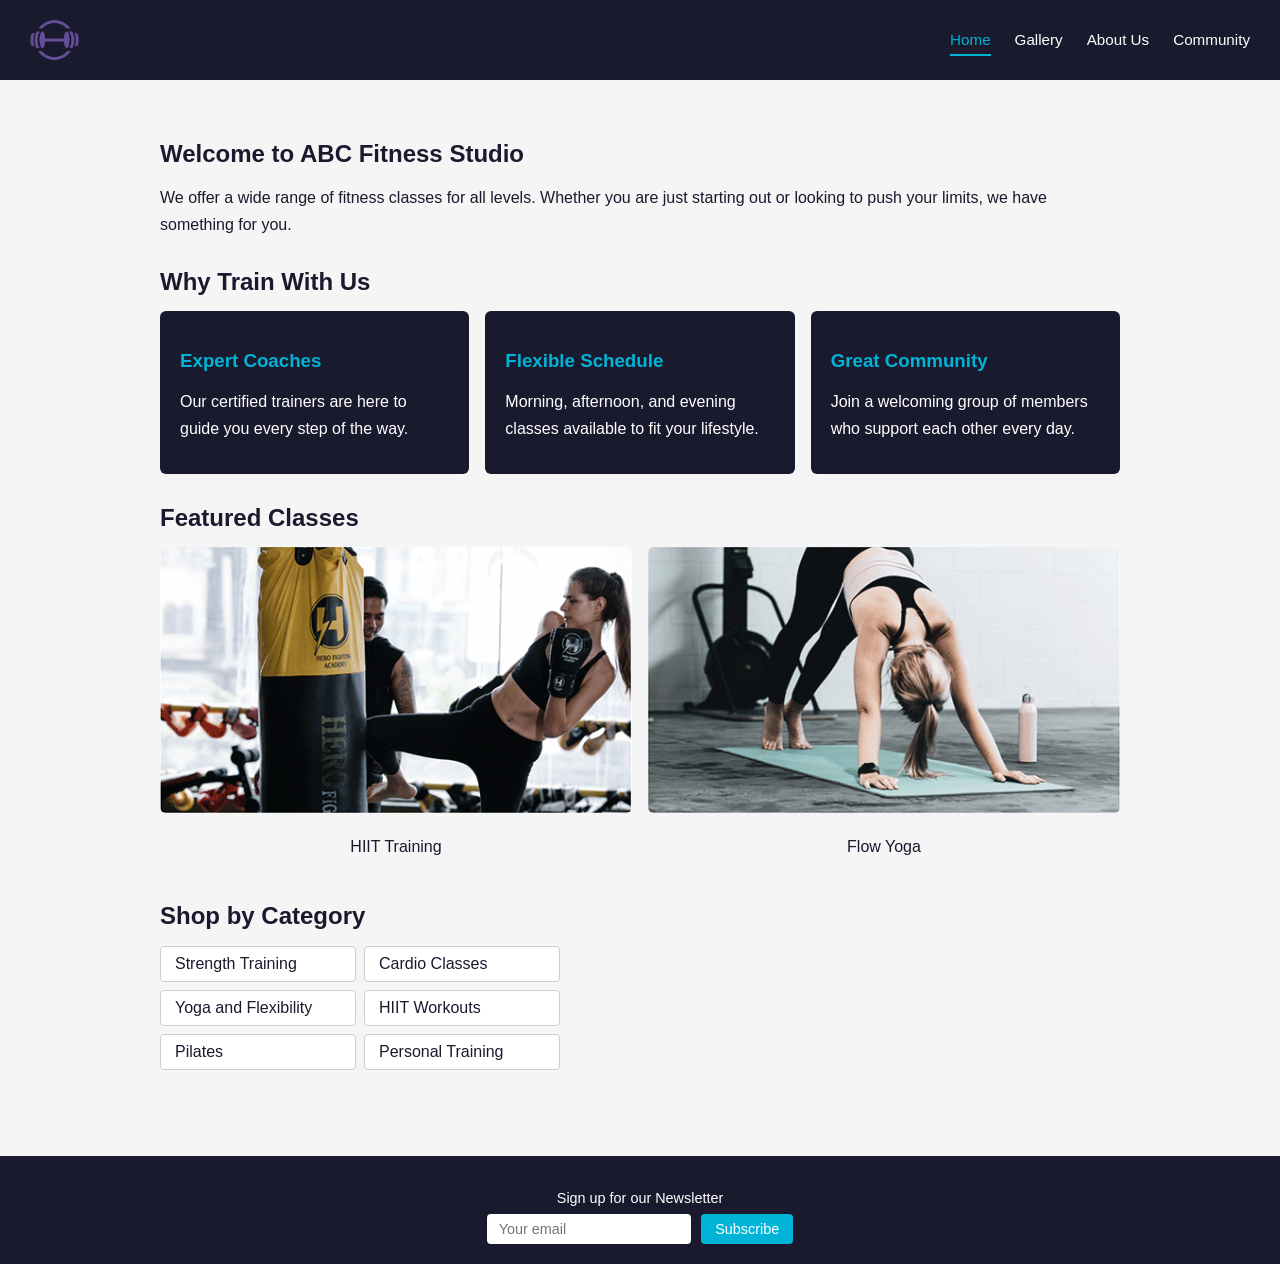
<file: index.html>
<!DOCTYPE html>
<!-- Author: Ousmana Tunkara · github.com/Kodelack47 · ABC Fitness Studio -->
<html lang="en">
<head>
  <meta charset="UTF-8">
  <meta name="viewport" content="width=device-width, initial-scale=1.0">
  <title>ABC Fitness Studio</title>
  <link rel="stylesheet" href="style.css">
</head>
<body>

  <header>
    <img src="Images/logo.png" alt="ABC Fitness Studio Logo">
    <nav>
      <a href="index.html" class="active" aria-current="page">Home</a>
      <a href="gallery.html">Gallery</a>
      <a href="aboutus.html">About Us</a>
      <a href="community.html">Community</a>
    </nav>
  </header>

  <main>
    <h2>Welcome to ABC Fitness Studio</h2>
    <p>We offer a wide range of fitness classes for all levels. Whether you are just starting out or looking to push your limits, we have something for you.</p>

    <h2>Why Train With Us</h2>
    <div class="card-row">
      <div class="card">
        <h3>Expert Coaches</h3>
        <p>Our certified trainers are here to guide you every step of the way.</p>
      </div>
      <div class="card">
        <h3>Flexible Schedule</h3>
        <p>Morning, afternoon, and evening classes available to fit your lifestyle.</p>
      </div>
      <div class="card">
        <h3>Great Community</h3>
        <p>Join a welcoming group of members who support each other every day.</p>
      </div>
    </div>

    <h2>Featured Classes</h2>
    <div class="image-row">
      <div>
        <img src="Images/Individual kickboxing session.png" alt="HIIT Class">
        <p>HIIT Training</p>
      </div>
      <div>
        <img src="Images/Individual yoga session.png" alt="Yoga Class">
        <p>Flow Yoga</p>
      </div>
    </div>

    <h2>Shop by Category</h2>
    <ul class="category-list">
      <li>Strength Training</li>
      <li>Cardio Classes</li>
      <li>Yoga and Flexibility</li>
      <li>HIIT Workouts</li>
      <li>Pilates</li>
      <li>Personal Training</li>
    </ul>
  </main>

  <footer>
    <p>Sign up for our Newsletter</p>
    <input type="email" id="email1" placeholder="Your email">
    <button onclick="subscribe()">Subscribe</button>
  </footer>

  <script>
    function subscribe() {
      var email = document.getElementById("email1").value;
      if (email == "") {
        alert("Please fill out this field.");
      } else {
        alert("Thank you for subscribing!");
      }
    }
  </script>

</body>
</html>
</file>
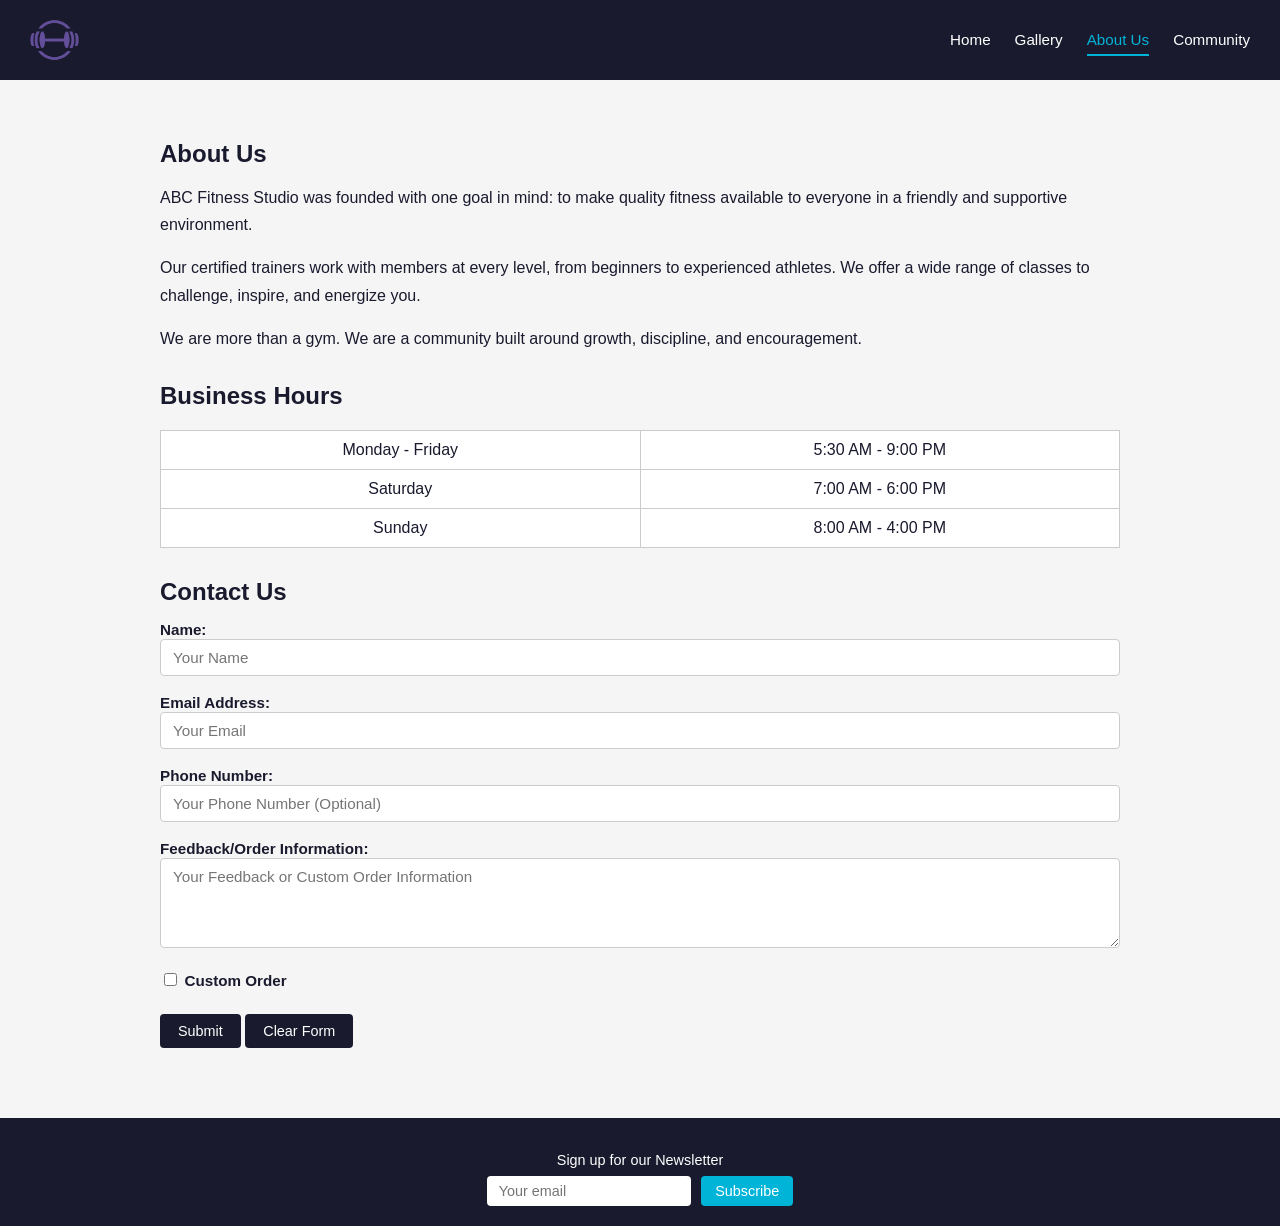
<file: aboutus.html>
<!DOCTYPE html>
<!-- Author: Ousmana Tunkara · github.com/Kodelack47 · ABC Fitness Studio -->
<html lang="en">
<head>
  <meta charset="UTF-8">
  <meta name="viewport" content="width=device-width, initial-scale=1.0">
  <title>About Us - ABC Fitness Studio</title>
  <link rel="stylesheet" href="style.css">
</head>
<body>

  <header>
    <img src="Images/logo.png" alt="ABC Fitness Studio Logo">
    <nav>
      <a href="index.html">Home</a>
      <a href="gallery.html">Gallery</a>
      <a href="aboutus.html" class="active" aria-current="page">About Us</a>
      <a href="community.html">Community</a>
    </nav>
  </header>

  <main>
    <h2>About Us</h2>
    <p>ABC Fitness Studio was founded with one goal in mind: to make quality fitness available to everyone in a friendly and supportive environment.</p>
    <p>Our certified trainers work with members at every level, from beginners to experienced athletes. We offer a wide range of classes to challenge, inspire, and energize you.</p>
    <p>We are more than a gym. We are a community built around growth, discipline, and encouragement.</p>

    <h2>Business Hours</h2>
    <table class="hours-table">
      <tr>
        <td>Monday - Friday</td>
        <td>5:30 AM - 9:00 PM</td>
      </tr>
      <tr>
        <td>Saturday</td>
        <td>7:00 AM - 6:00 PM</td>
      </tr>
      <tr>
        <td>Sunday</td>
        <td>8:00 AM - 4:00 PM</td>
      </tr>
    </table>

    <h2>Contact Us</h2>
    <form id="contact-form">
      <label for="name">Name:</label><br>
      <input type="text" id="name" placeholder="Your Name"><br><br>

      <label for="email">Email Address:</label><br>
      <input type="email" id="email" placeholder="Your Email"><br><br>

      <label for="phone">Phone Number:</label><br>
      <input type="tel" id="phone" placeholder="Your Phone Number (Optional)"><br><br>

      <label for="feedback">Feedback/Order Information:</label><br>
      <textarea id="feedback" placeholder="Your Feedback or Custom Order Information"></textarea><br><br>

      <input type="checkbox" id="custom-order">
      <label for="custom-order">Custom Order</label><br><br>

      <button type="button" onclick="submitForm()">Submit</button>
      <button type="button" onclick="clearForm()">Clear Form</button>
    </form>
  </main>

  <footer>
    <p>Sign up for our Newsletter</p>
    <input type="email" id="email1" placeholder="Your email">
    <button onclick="subscribe()">Subscribe</button>
  </footer>

  <script>
    function submitForm() {
      var name = document.getElementById("name").value;
      var email = document.getElementById("email").value;
      var feedback = document.getElementById("feedback").value;
      if (name == "" || email == "" || feedback == "") {
        alert("Please enter your name, email and feedback!");
        return;
      }
      var data = {
        name: name,
        email: email,
        phone: document.getElementById("phone").value,
        feedback: feedback,
        customOrder: document.getElementById("custom-order").checked
      };
      localStorage.setItem(name, JSON.stringify(data));
      alert("Thank you for your message, " + name + "!");
    }

    function clearForm() {
      document.getElementById("contact-form").reset();
    }

    function subscribe() {
      var email = document.getElementById("email1").value;
      if (email == "") {
        alert("Please fill out this field.");
      } else {
        alert("Thank you for subscribing!");
      }
    }
  </script>

</body>
</html>
</file>
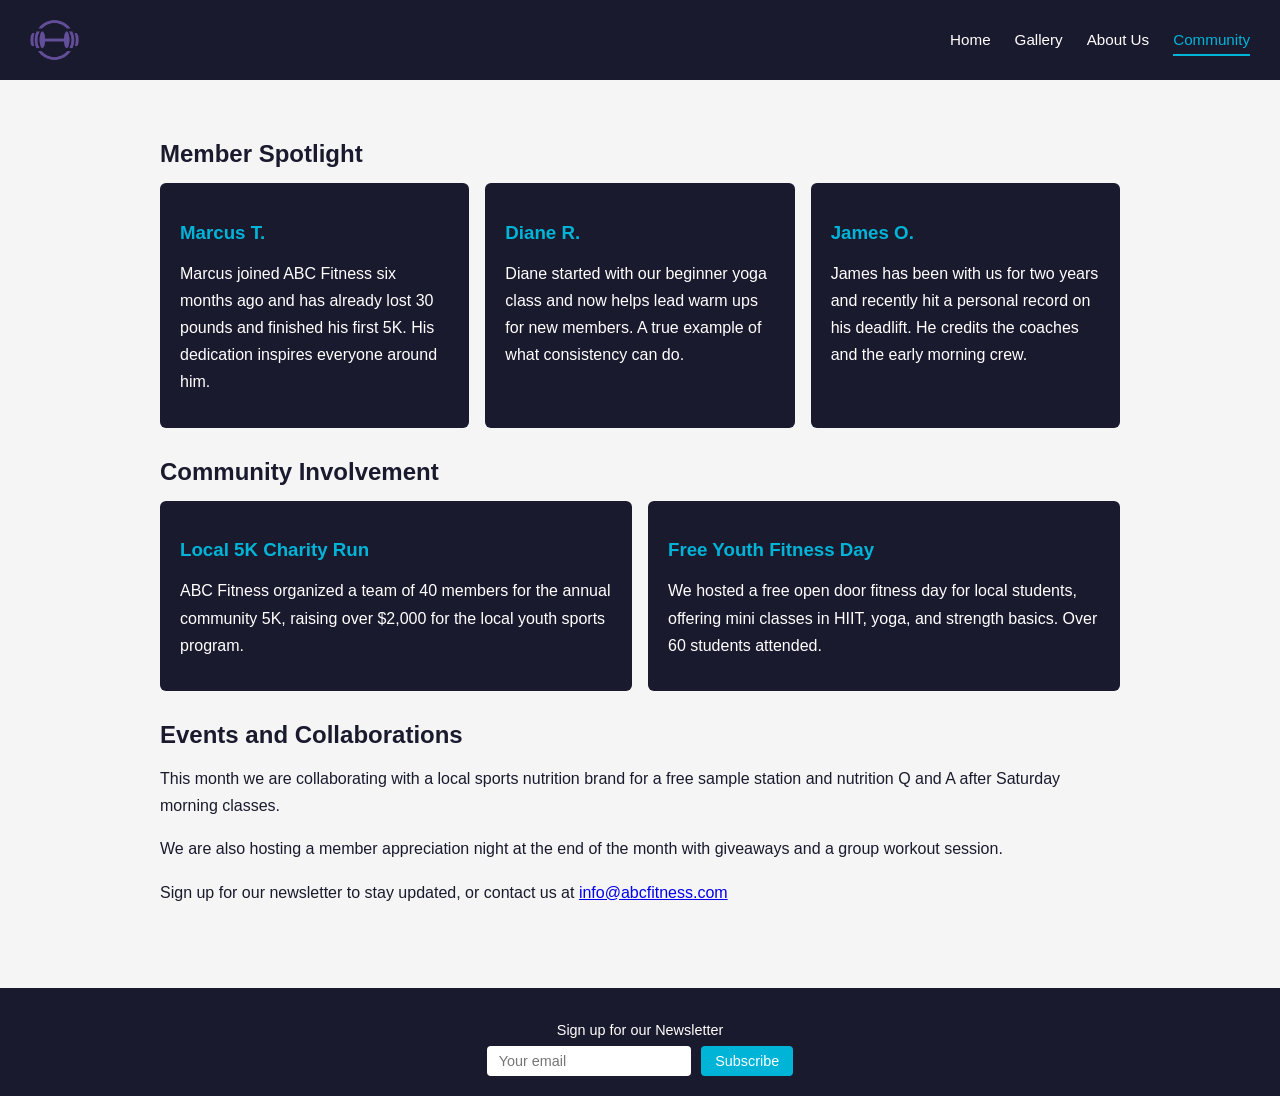
<file: community.html>
<!DOCTYPE html>
<!-- Author: Ousmana Tunkara · github.com/Kodelack47 · ABC Fitness Studio -->
<html lang="en">
<head>
  <meta charset="UTF-8">
  <meta name="viewport" content="width=device-width, initial-scale=1.0">
  <title>Community - ABC Fitness Studio</title>
  <link rel="stylesheet" href="style.css">
</head>
<body>

  <header>
    <img src="Images/logo.png" alt="ABC Fitness Studio Logo">
    <nav>
      <a href="index.html">Home</a>
      <a href="gallery.html">Gallery</a>
      <a href="aboutus.html">About Us</a>
      <a href="community.html" class="active" aria-current="page">Community</a>
    </nav>
  </header>

  <main>
    <h2>Member Spotlight</h2>
    <div class="card-row">
      <div class="card">
        <h3>Marcus T.</h3>
        <p>Marcus joined ABC Fitness six months ago and has already lost 30 pounds and finished his first 5K. His dedication inspires everyone around him.</p>
      </div>
      <div class="card">
        <h3>Diane R.</h3>
        <p>Diane started with our beginner yoga class and now helps lead warm ups for new members. A true example of what consistency can do.</p>
      </div>
      <div class="card">
        <h3>James O.</h3>
        <p>James has been with us for two years and recently hit a personal record on his deadlift. He credits the coaches and the early morning crew.</p>
      </div>
    </div>

    <h2>Community Involvement</h2>
    <div class="card-row">
      <div class="card">
        <h3>Local 5K Charity Run</h3>
        <p>ABC Fitness organized a team of 40 members for the annual community 5K, raising over $2,000 for the local youth sports program.</p>
      </div>
      <div class="card">
        <h3>Free Youth Fitness Day</h3>
        <p>We hosted a free open door fitness day for local students, offering mini classes in HIIT, yoga, and strength basics. Over 60 students attended.</p>
      </div>
    </div>

    <h2>Events and Collaborations</h2>
    <p>This month we are collaborating with a local sports nutrition brand for a free sample station and nutrition Q and A after Saturday morning classes.</p>
    <p>We are also hosting a member appreciation night at the end of the month with giveaways and a group workout session.</p>
    <p>Sign up for our newsletter to stay updated, or contact us at <a href="mailto:info@abcfitness.com">info@abcfitness.com</a></p>
  </main>

  <footer>
    <p>Sign up for our Newsletter</p>
    <input type="email" id="email1" placeholder="Your email">
    <button onclick="subscribe()">Subscribe</button>
  </footer>

  <script>
    function subscribe() {
      var email = document.getElementById("email1").value;
      if (email == "") {
        alert("Please fill out this field.");
      } else {
        alert("Thank you for subscribing!");
      }
    }
  </script>

</body>
</html>
</file>
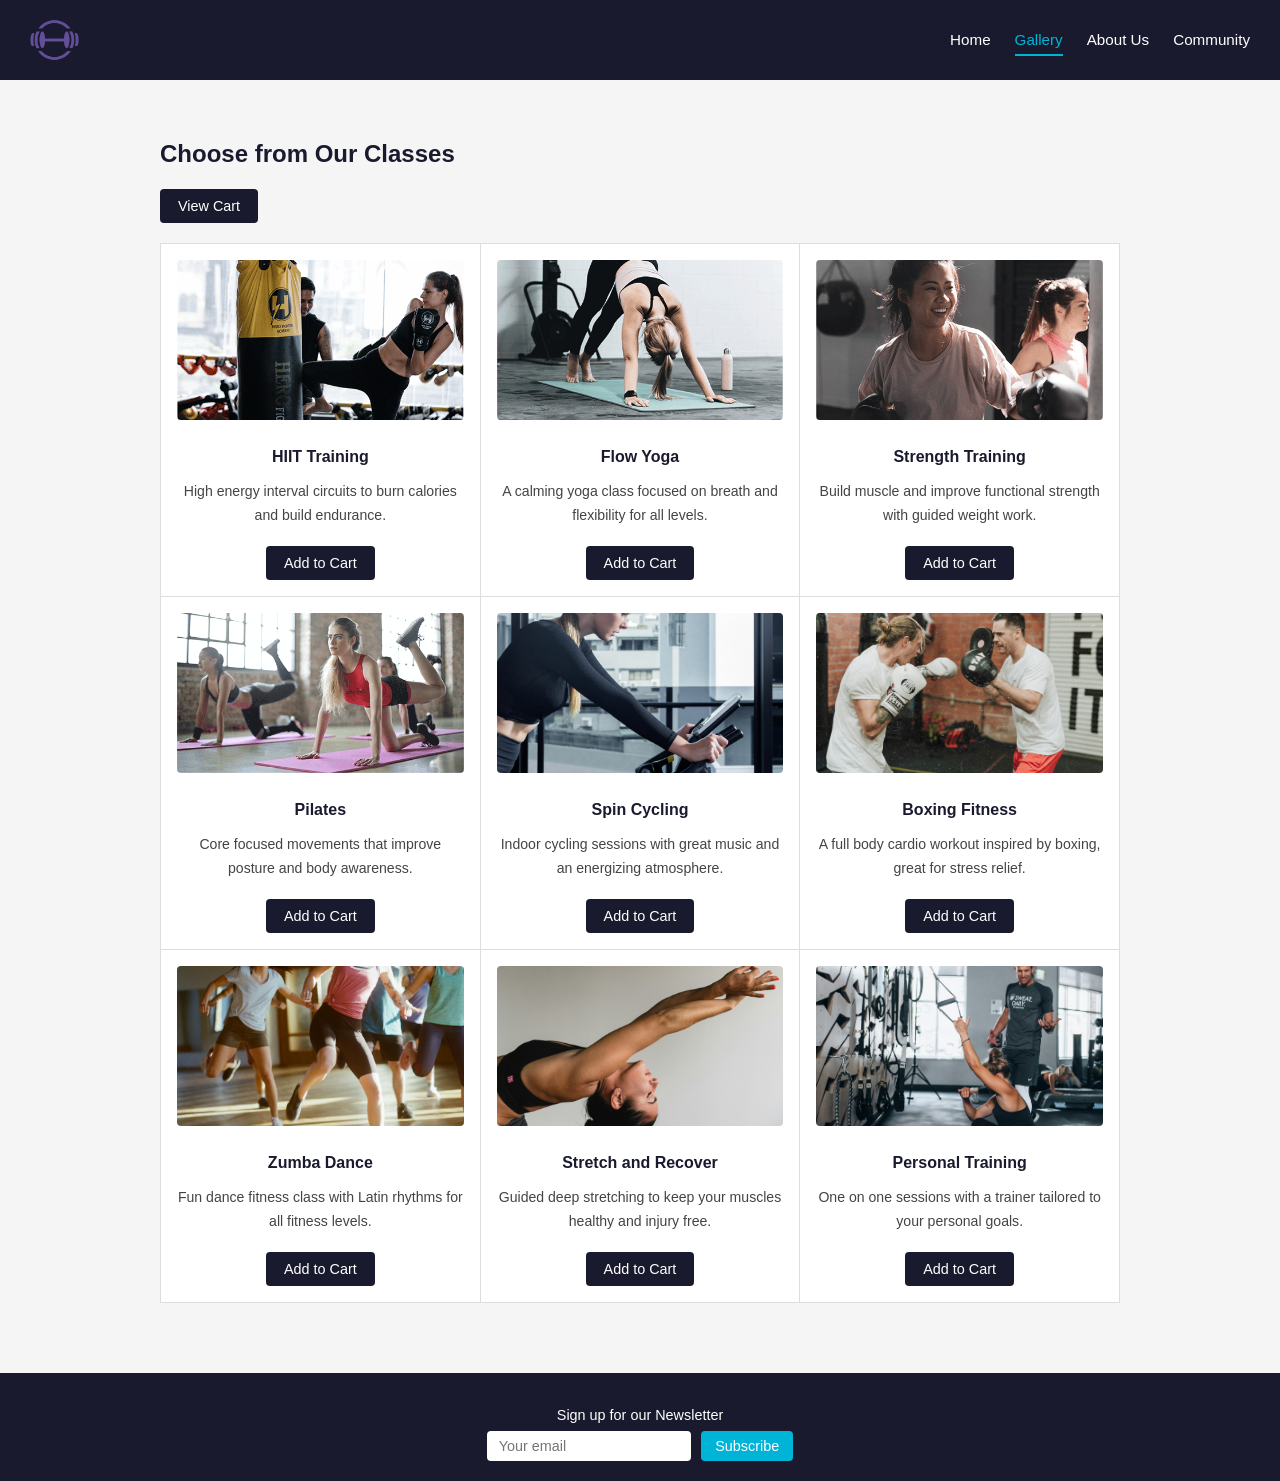
<file: gallery.html>
<!DOCTYPE html>
<!-- Author: Ousmana Tunkara · github.com/Kodelack47 · ABC Fitness Studio -->
<html lang="en">
<head>
  <meta charset="UTF-8">
  <meta name="viewport" content="width=device-width, initial-scale=1.0">
  <title>Gallery - ABC Fitness Studio</title>
  <link rel="stylesheet" href="style.css">
</head>
<body>

  <header>
    <img src="Images/logo.png" alt="ABC Fitness Studio Logo">
    <nav>
      <a href="index.html">Home</a>
      <a href="gallery.html" class="active" aria-current="page">Gallery</a>
      <a href="aboutus.html">About Us</a>
      <a href="community.html">Community</a>
    </nav>
  </header>

  <main>
    <h2>Choose from Our Classes</h2>
    <button onclick="viewCart()">View Cart</button>

    <table>
      <tr>
        <td>
          <img src="Images/Individual kickboxing session.png" alt="HIIT Training">
          <h3>HIIT Training</h3>
          <p>High energy interval circuits to burn calories and build endurance.</p>
          <button onclick="addToCart('HIIT Training')">Add to Cart</button>
        </td>
        <td>
          <img src="Images/Individual yoga session.png" alt="Flow Yoga">
          <h3>Flow Yoga</h3>
          <p>A calming yoga class focused on breath and flexibility for all levels.</p>
          <button onclick="addToCart('Flow Yoga')">Add to Cart</button>
        </td>
        <td>
          <img src="Images/Group kickboxing session.png" alt="Strength Training">
          <h3>Strength Training</h3>
          <p>Build muscle and improve functional strength with guided weight work.</p>
          <button onclick="addToCart('Strength Training')">Add to Cart</button>
        </td>
      </tr>
      <tr>
        <td>
          <img src="Images/Group Pilates session.png" alt="Pilates">
          <h3>Pilates</h3>
          <p>Core focused movements that improve posture and body awareness.</p>
          <button onclick="addToCart('Pilates')">Add to Cart</button>
        </td>
        <td>
          <img src="Images/bike.jpg" alt="Spin Cycling">
          <h3>Spin Cycling</h3>
          <p>Indoor cycling sessions with great music and an energizing atmosphere.</p>
          <button onclick="addToCart('Spin Cycling')">Add to Cart</button>
        </td>
        <td>
          <img src="Images/boxing.jpg" alt="Boxing Fitness">
          <h3>Boxing Fitness</h3>
          <p>A full body cardio workout inspired by boxing, great for stress relief.</p>
          <button onclick="addToCart('Boxing Fitness')">Add to Cart</button>
        </td>
      </tr>
      <tr>
        <td>
          <img src="Images/zumba.jpg" alt="Zumba Dance">
          <h3>Zumba Dance</h3>
          <p>Fun dance fitness class with Latin rhythms for all fitness levels.</p>
          <button onclick="addToCart('Zumba Dance')">Add to Cart</button>
        </td>
        <td>
          <img src="Images/strength.jpg" alt="Stretch and Recover">
          <h3>Stretch and Recover</h3>
          <p>Guided deep stretching to keep your muscles healthy and injury free.</p>
          <button onclick="addToCart('Stretch and Recover')">Add to Cart</button>
        </td>
        <td>
          <img src="Images/trainer.jpg" alt="Personal Training">
          <h3>Personal Training</h3>
          <p>One on one sessions with a trainer tailored to your personal goals.</p>
          <button onclick="addToCart('Personal Training')">Add to Cart</button>
        </td>
      </tr>
    </table>

    <div id="cart-modal" style="display:none; border:1px solid #ccc; padding:20px; margin-top:20px;">
      <h2>Your Cart</h2>
      <ul id="cart-list"></ul>
      <button onclick="processOrder()">Process Order</button>
      <button onclick="clearCart()">Clear Cart</button>
      <button onclick="closeCart()">X</button>
    </div>
  </main>

  <footer>
    <p>Sign up for our Newsletter</p>
    <input type="email" id="email1" placeholder="Your email">
    <button onclick="subscribe()">Subscribe</button>
  </footer>

  <script>
    function addToCart(item) {
      var cart = JSON.parse(sessionStorage.getItem("cartItems") || "[]");
      cart.push(item);
      sessionStorage.setItem("cartItems", JSON.stringify(cart));
      alert("Item added to the cart: " + item);
    }

    function viewCart() {
      var cart = JSON.parse(sessionStorage.getItem("cartItems") || "[]");
      var list = document.getElementById("cart-list");
      list.innerHTML = "";
      for (var i = 0; i < cart.length; i++) {
        var li = document.createElement("li");
        li.textContent = cart[i];
        list.appendChild(li);
      }
      document.getElementById("cart-modal").style.display = "block";
    }

    function closeCart() {
      document.getElementById("cart-modal").style.display = "none";
    }

    function clearCart() {
      sessionStorage.removeItem("cartItems");
      document.getElementById("cart-list").innerHTML = "";
      alert("Cart is cleared!");
    }

    function processOrder() {
      sessionStorage.removeItem("cartItems");
      document.getElementById("cart-list").innerHTML = "";
      document.getElementById("cart-modal").style.display = "none";
      alert("Thank you for your order!");
    }

    function subscribe() {
      var email = document.getElementById("email1").value;
      if (email == "") {
        alert("Please fill out this field.");
      } else {
        alert("Thank you for subscribing!");
      }
    }
  </script>

</body>
</html>
</file>
<file: style.css>
/* Author: Ousmana Tunkara · github.com/Kodelack47 · ABC Fitness Studio */
/* ABC Fitness Studio - style.css */

/* Include padding and borders inside an element's width,
   so width: 100% inputs never overflow the screen */
*,
*::before,
*::after {
  box-sizing: border-box;
}

body {
  font-family: Arial, sans-serif;
  margin: 0;
  padding: 0;
  background-color: #f5f5f5;
  color: #1a1a2e;
  /* Sticky footer: the page is always at least one screen tall,
     so the footer sits at the bottom even when a page is short */
  display: flex;
  flex-direction: column;
  min-height: 100vh;
}

/* HEADER
   Logo on the left, navigation on the right. */
header {
  background-color: #1a1a2e;
  color: white;
  padding: 15px 30px;
  display: flex;
  align-items: center;
  justify-content: space-between;
  gap: 20px;
}

header img {
  height: 50px;
  display: block;
}

header nav {
  display: flex;
  flex-wrap: wrap;
  gap: 6px 24px;
}

header nav a {
  color: white;
  text-decoration: none;
  font-size: 0.95rem;
  padding: 6px 0;
  /* Transparent line that becomes visible on hover / current page */
  border-bottom: 2px solid transparent;
  transition: border-color 0.2s, color 0.2s;
}

header nav a:hover,
header nav a:focus-visible {
  color: #00b4d8;
  border-bottom-color: #00b4d8;
}

/* The page you are currently on */
header nav a.active {
  color: #00b4d8;
  border-bottom-color: #00b4d8;
}

/* MAIN */
main {
  max-width: 1000px;
  margin: 30px auto;
  padding: 0 20px;
  /* Grow to fill the leftover space, pushing the footer down */
  flex: 1 0 auto;
  width: 100%;
  box-sizing: border-box;
}

main h2 {
  margin-top: 30px;
  margin-bottom: 15px;
  color: #1a1a2e;
}

main p {
  line-height: 1.7;
  margin-bottom: 12px;
}

/* CARDS */
.card-row {
  display: flex;
  gap: 16px;
  flex-wrap: wrap;
  margin-bottom: 20px;
}

.card {
  background-color: #1a1a2e;
  color: white;
  padding: 20px;
  border-radius: 6px;
  flex: 1;
  min-width: 200px;
}

.card h3 {
  color: #00b4d8;
  margin-bottom: 8px;
}

/* IMAGES */
.image-row {
  display: flex;
  gap: 16px;
  flex-wrap: wrap;
  margin-bottom: 20px;
}

.image-row div {
  flex: 1;
  min-width: 200px;
  text-align: center;
}

.image-row img {
  width: 100%;
  border-radius: 6px;
}

/* CATEGORY LIST */
.category-list {
  list-style: none;
  padding: 0;
  display: grid;
  grid-template-columns: 1fr 1fr;
  gap: 8px;
  max-width: 400px;
}

.category-list li {
  background-color: white;
  border: 1px solid #ccc;
  padding: 8px 14px;
  border-radius: 4px;
}

/* TABLE - GALLERY */
table {
  width: 100%;
  border-collapse: collapse;
  margin-top: 20px;
}

table td {
  border: 1px solid #ddd;
  padding: 16px;
  text-align: center;
  vertical-align: top;
  background-color: white;
  width: 33%;
}

table img {
  width: 100%;
  max-height: 160px;
  object-fit: cover;
  border-radius: 4px;
  margin-bottom: 8px;
}

table h3 {
  font-size: 1rem;
  margin-bottom: 6px;
}

table p {
  font-size: 0.88rem;
  color: #444;
}

/* HOURS TABLE */
.hours-table {
  width: 100%;
  border-collapse: collapse;
  margin-bottom: 24px;
}

.hours-table td {
  border: 1px solid #ccc;
  padding: 10px 20px;
  text-align: center;
  background-color: white;
}

/* BUTTONS */
button {
  background-color: #1a1a2e;
  color: white;
  border: none;
  padding: 9px 18px;
  border-radius: 4px;
  cursor: pointer;
  font-size: 0.9rem;
  margin-top: 6px;
}

button:hover {
  background-color: #00b4d8;
}

/* FORM */
form input[type="text"],
form input[type="email"],
form input[type="tel"],
form textarea {
  width: 100%;
  padding: 9px 12px;
  border: 1px solid #ccc;
  border-radius: 4px;
  font-size: 0.95rem;
  font-family: Arial, sans-serif;
}

form textarea {
  height: 90px;
  resize: vertical;
}

form label {
  font-weight: bold;
  font-size: 0.95rem;
}

/* FOOTER */
footer {
  background-color: #1a1a2e;
  color: white;
  text-align: center;
  padding: 20px;
  margin-top: 40px;
}

footer input {
  padding: 7px 12px;
  border: none;
  border-radius: 4px;
  font-size: 0.9rem;
  margin-right: 6px;
}

footer button {
  background-color: #00b4d8;
  padding: 7px 14px;
  margin-top: 0;
}

footer button:hover {
  background-color: #0096b7;
}

footer a {
  color: white;
  text-decoration: none;
  margin: 0 4px;
  font-size: 0.88rem;
}

footer a:hover {
  color: #00b4d8;
}

footer p {
  margin-bottom: 8px;
  font-size: 0.9rem;
}

/* RESPONSIVE: HEADER
   On phones, tighten the spacing so the logo and links fit,
   and let the links wrap onto a second centered row if needed. */
@media (max-width: 700px) {
  header {
    flex-wrap: wrap;
    justify-content: center;
    padding: 12px 16px;
    gap: 10px;
  }

  header img {
    height: 42px;
  }

  header nav {
    justify-content: center;
    gap: 4px 16px;
  }

  main {
    margin: 20px auto;
    padding: 0 16px;
  }
}

/* RESPONSIVE: GALLERY
   The class gallery is a 3-column table. On tablets it becomes
   2 columns and on phones 1 column, so images stay a usable size. */
@media (max-width: 900px) {
  table,
  table tbody {
    display: grid;
    grid-template-columns: repeat(2, 1fr);
  }

  table {
    grid-template-columns: 1fr;
  }

  table tr {
    display: contents;
  }

  table td {
    display: block;
    width: auto;
  }

  table img {
    max-height: 200px;
  }

  /* Keep the business-hours table a normal table */
  .hours-table {
    display: table;
  }

  .hours-table tbody {
    display: table-row-group;
  }

  .hours-table tr {
    display: table-row;
  }

  .hours-table td {
    display: table-cell;
  }
}

@media (max-width: 560px) {
  table tbody {
    grid-template-columns: 1fr;
  }

  .hours-table td {
    padding: 10px 8px;
  }
}
</file>
